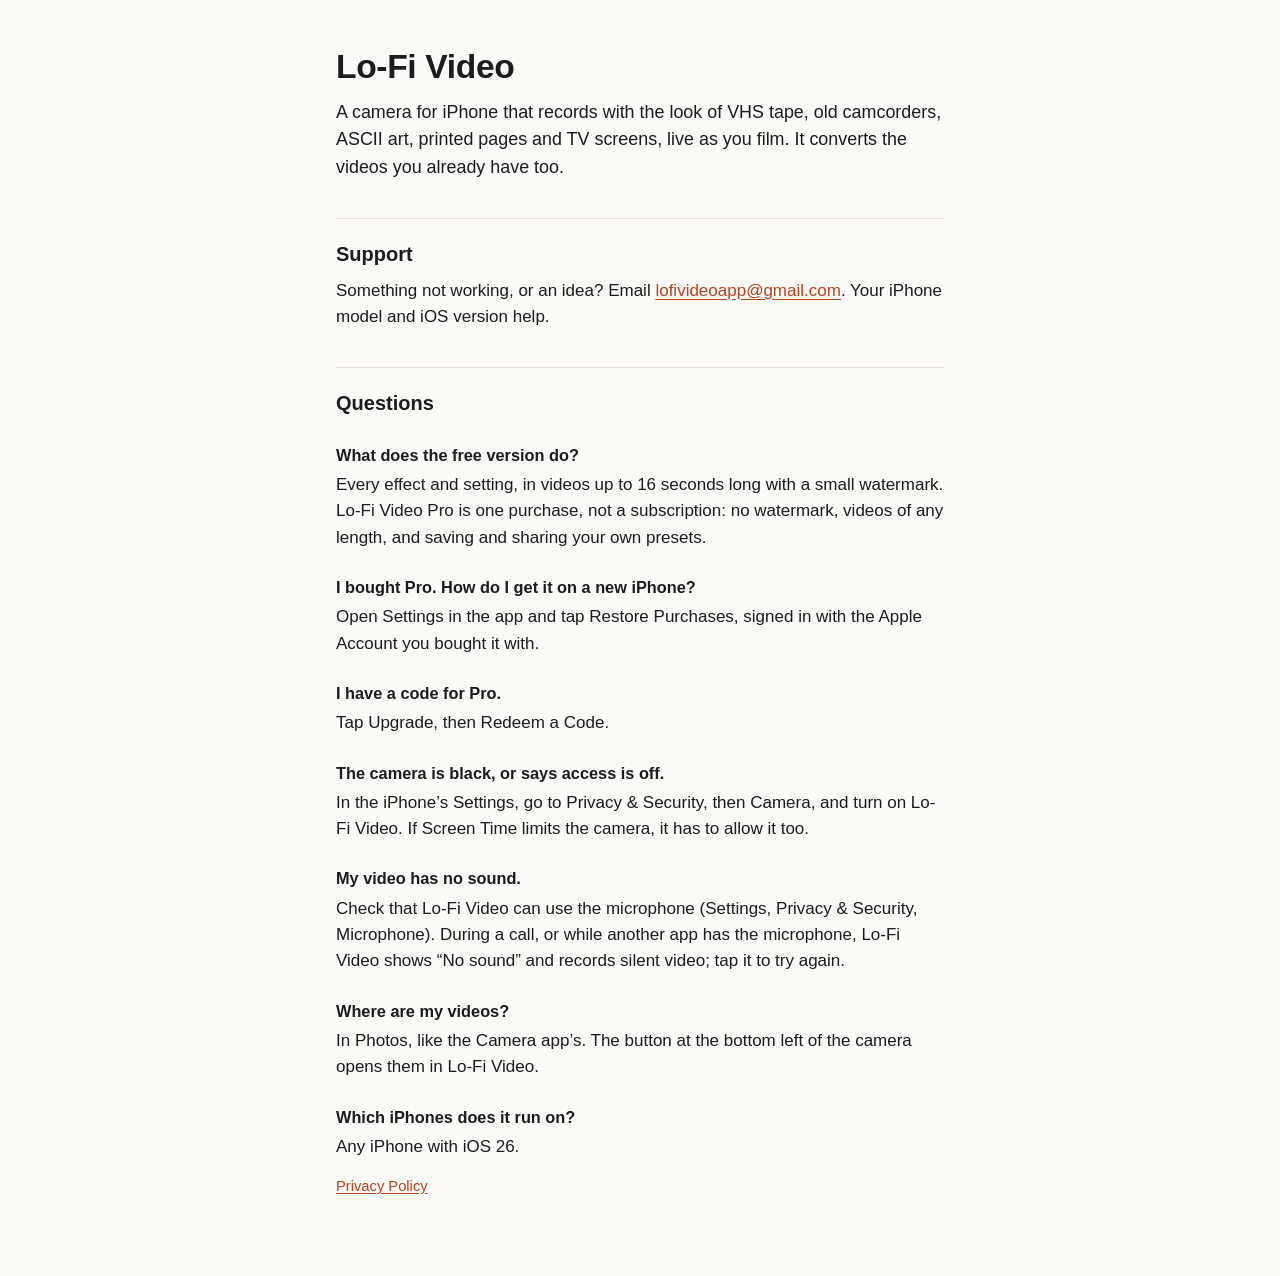
<file: index.html>
<!doctype html>
<html lang="en">
<head>
<meta charset="utf-8">
<meta name="viewport" content="width=device-width, initial-scale=1">
<title>Lo-Fi Video · Support</title>
<meta name="description" content="Help with Lo-Fi Video, the iPhone camera for VHS, camcorder, ASCII, print and TV screen looks.">
<link rel="stylesheet" href="style.css">
</head>
<body>
<main>
<h1>Lo-Fi Video</h1>
<p class="lead">A camera for iPhone that records with the look of VHS tape, old camcorders, ASCII art, printed pages and TV screens, live as you film. It converts the videos you already have too.</p>

<h2>Support</h2>
<p>Something not working, or an idea? Email <a href="mailto:lofivideoapp@gmail.com">lofivideoapp@gmail.com</a>. Your iPhone model and iOS version help.</p>

<h2>Questions</h2>

<h3>What does the free version do?</h3>
<p>Every effect and setting, in videos up to 16 seconds long with a small watermark. Lo-Fi Video Pro is one purchase, not a subscription: no watermark, videos of any length, and saving and sharing your own presets.</p>

<h3>I bought Pro. How do I get it on a new iPhone?</h3>
<p>Open Settings in the app and tap Restore Purchases, signed in with the Apple Account you bought it with.</p>

<h3>I have a code for Pro.</h3>
<p>Tap Upgrade, then Redeem a Code.</p>

<h3>The camera is black, or says access is off.</h3>
<p>In the iPhone’s Settings, go to Privacy &amp; Security, then Camera, and turn on Lo-Fi Video. If Screen Time limits the camera, it has to allow it too.</p>

<h3>My video has no sound.</h3>
<p>Check that Lo-Fi Video can use the microphone (Settings, Privacy &amp; Security, Microphone). During a call, or while another app has the microphone, Lo-Fi Video shows “No sound” and records silent video; tap it to try again.</p>

<h3>Where are my videos?</h3>
<p>In Photos, like the Camera app’s. The button at the bottom left of the camera opens them in Lo-Fi Video.</p>

<h3>Which iPhones does it run on?</h3>
<p>Any iPhone with iOS 26.</p>

<p class="meta"><a href="privacy/">Privacy Policy</a></p>
</main>
</body>
</html>
</file>
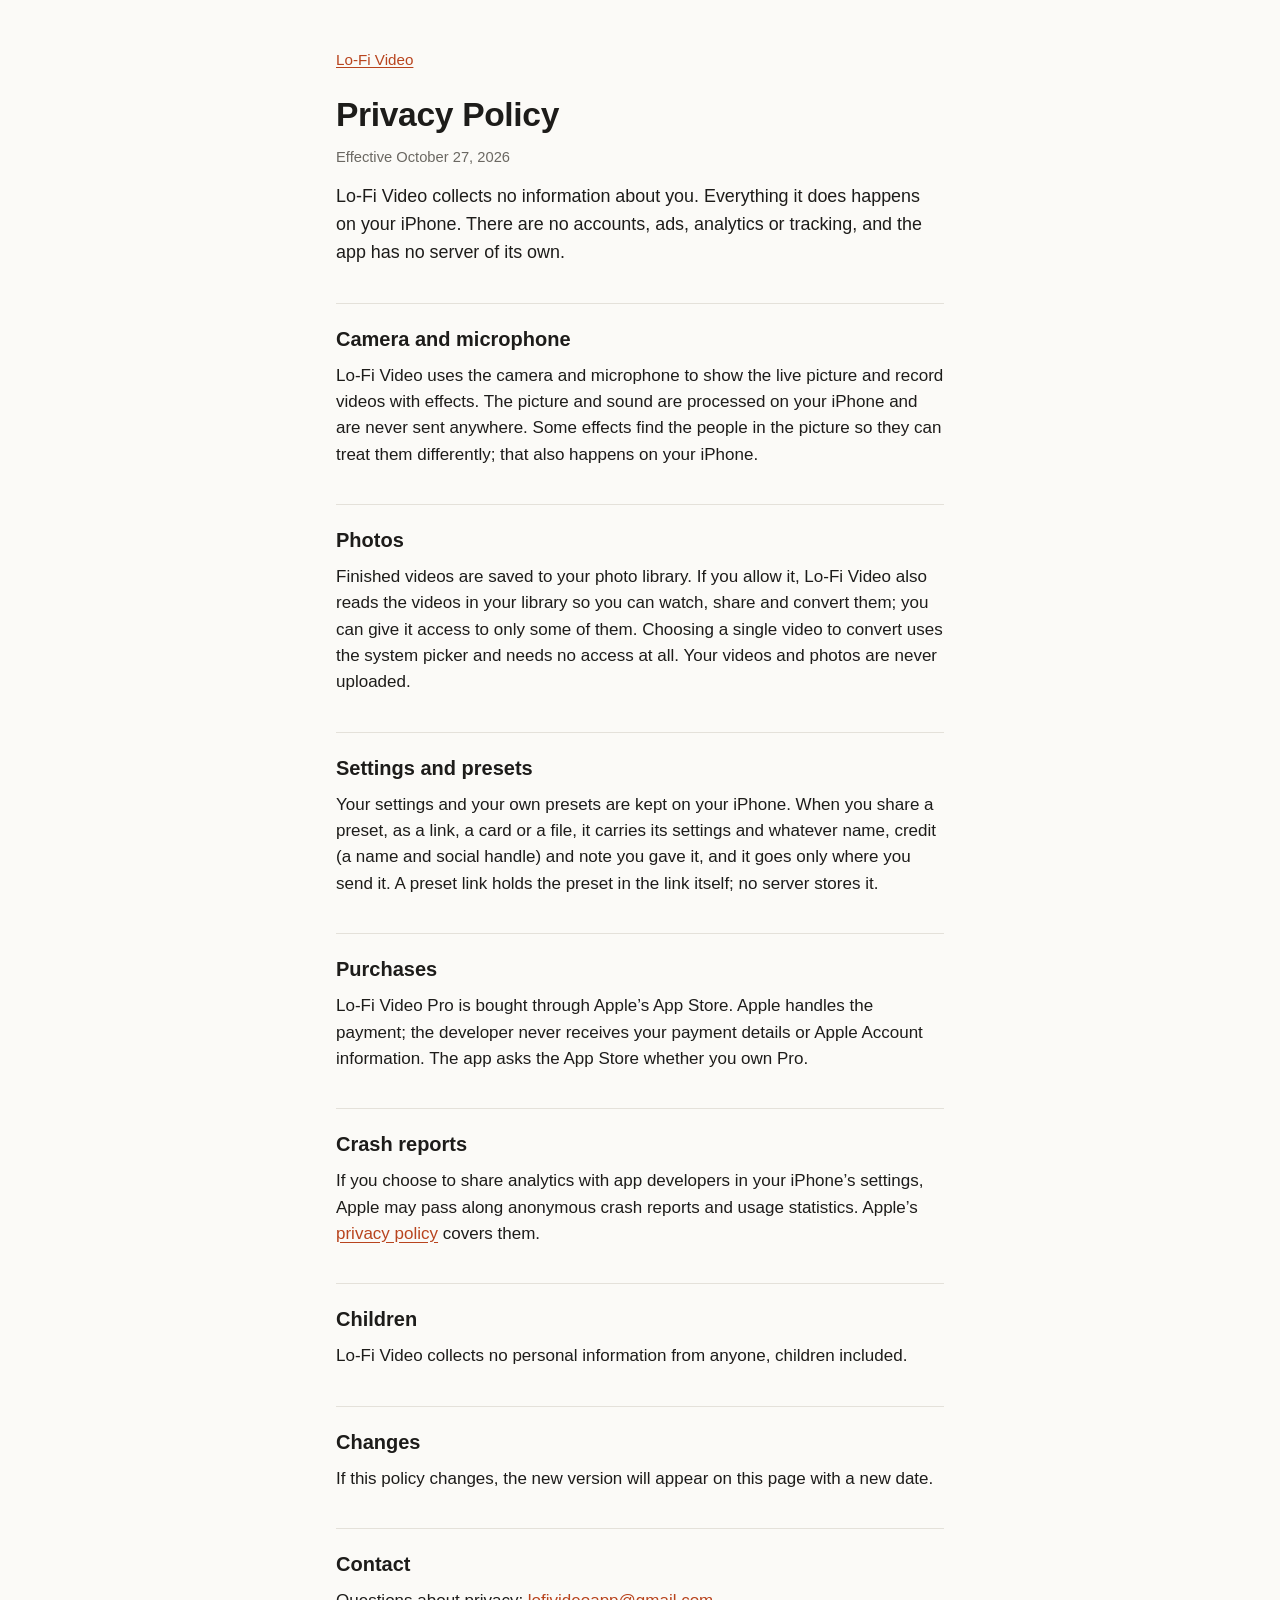
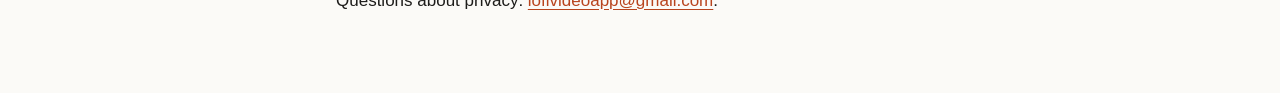
<file: privacy/index.html>
<!doctype html>
<html lang="en">
<head>
<meta charset="utf-8">
<meta name="viewport" content="width=device-width, initial-scale=1">
<title>Privacy Policy · Lo-Fi Video</title>
<meta name="description" content="Lo-Fi Video collects no information about you. Everything happens on your iPhone.">
<link rel="stylesheet" href="../style.css">
</head>
<body>
<main>
<p class="back"><a href="../">Lo-Fi Video</a></p>
<h1>Privacy Policy</h1>
<p class="meta">Effective October 27, 2026</p>

<p class="lead">Lo-Fi Video collects no information about you. Everything it does happens on your iPhone. There are no accounts, ads, analytics or tracking, and the app has no server of its own.</p>

<h2>Camera and microphone</h2>
<p>Lo-Fi Video uses the camera and microphone to show the live picture and record videos with effects. The picture and sound are processed on your iPhone and are never sent anywhere. Some effects find the people in the picture so they can treat them differently; that also happens on your iPhone.</p>

<h2>Photos</h2>
<p>Finished videos are saved to your photo library. If you allow it, Lo-Fi Video also reads the videos in your library so you can watch, share and convert them; you can give it access to only some of them. Choosing a single video to convert uses the system picker and needs no access at all. Your videos and photos are never uploaded.</p>

<h2>Settings and presets</h2>
<p>Your settings and your own presets are kept on your iPhone. When you share a preset, as a link, a card or a file, it carries its settings and whatever name, credit (a name and social handle) and note you gave it, and it goes only where you send it. A preset link holds the preset in the link itself; no server stores it.</p>

<h2>Purchases</h2>
<p>Lo-Fi Video Pro is bought through Apple’s App Store. Apple handles the payment; the developer never receives your payment details or Apple Account information. The app asks the App Store whether you own Pro.</p>

<h2>Crash reports</h2>
<p>If you choose to share analytics with app developers in your iPhone’s settings, Apple may pass along anonymous crash reports and usage statistics. Apple’s <a href="https://www.apple.com/legal/privacy/">privacy policy</a> covers them.</p>

<h2>Children</h2>
<p>Lo-Fi Video collects no personal information from anyone, children included.</p>

<h2>Changes</h2>
<p>If this policy changes, the new version will appear on this page with a new date.</p>

<h2>Contact</h2>
<p>Questions about privacy: <a href="mailto:lofivideoapp@gmail.com">lofivideoapp@gmail.com</a>.</p>
</main>
</body>
</html>
</file>
<file: style.css>
:root {
  color-scheme: light dark;
  --bg: #fbfaf7;
  --text: #1d1c1a;
  --muted: #6b6862;
  --link: #b8441e;
  --rule: #e4e1da;
}

@media (prefers-color-scheme: dark) {
  :root {
    --bg: #121211;
    --text: #ecebe7;
    --muted: #9c9991;
    --link: #f08a5d;
    --rule: #2c2b29;
  }
}

* { box-sizing: border-box; }

body {
  margin: 0;
  background: var(--bg);
  color: var(--text);
  font: 17px/1.55 -apple-system, BlinkMacSystemFont, "Helvetica Neue", Helvetica, Arial, sans-serif;
  -webkit-text-size-adjust: 100%;
}

main {
  max-width: 40rem;
  margin: 0 auto;
  padding: 3rem 16px 4rem;
}

h1 { font-size: 2.1rem; line-height: 1.15; margin: 0 0 0.75rem; letter-spacing: -0.01em; }
h2 { font-size: 1.25rem; margin: 2.25rem 0 0.5rem; padding-top: 1.25rem; border-top: 1px solid var(--rule); }
h3 { font-size: 1.02rem; margin: 1.5rem 0 0.25rem; }
p { margin: 0 0 0.9rem; }
.lead { font-size: 1.12rem; }
.meta { color: var(--muted); font-size: 0.92rem; }
.back { margin-bottom: 1.5rem; font-size: 0.95rem; }

a { color: var(--link); text-underline-offset: 0.15em; }
</file>
